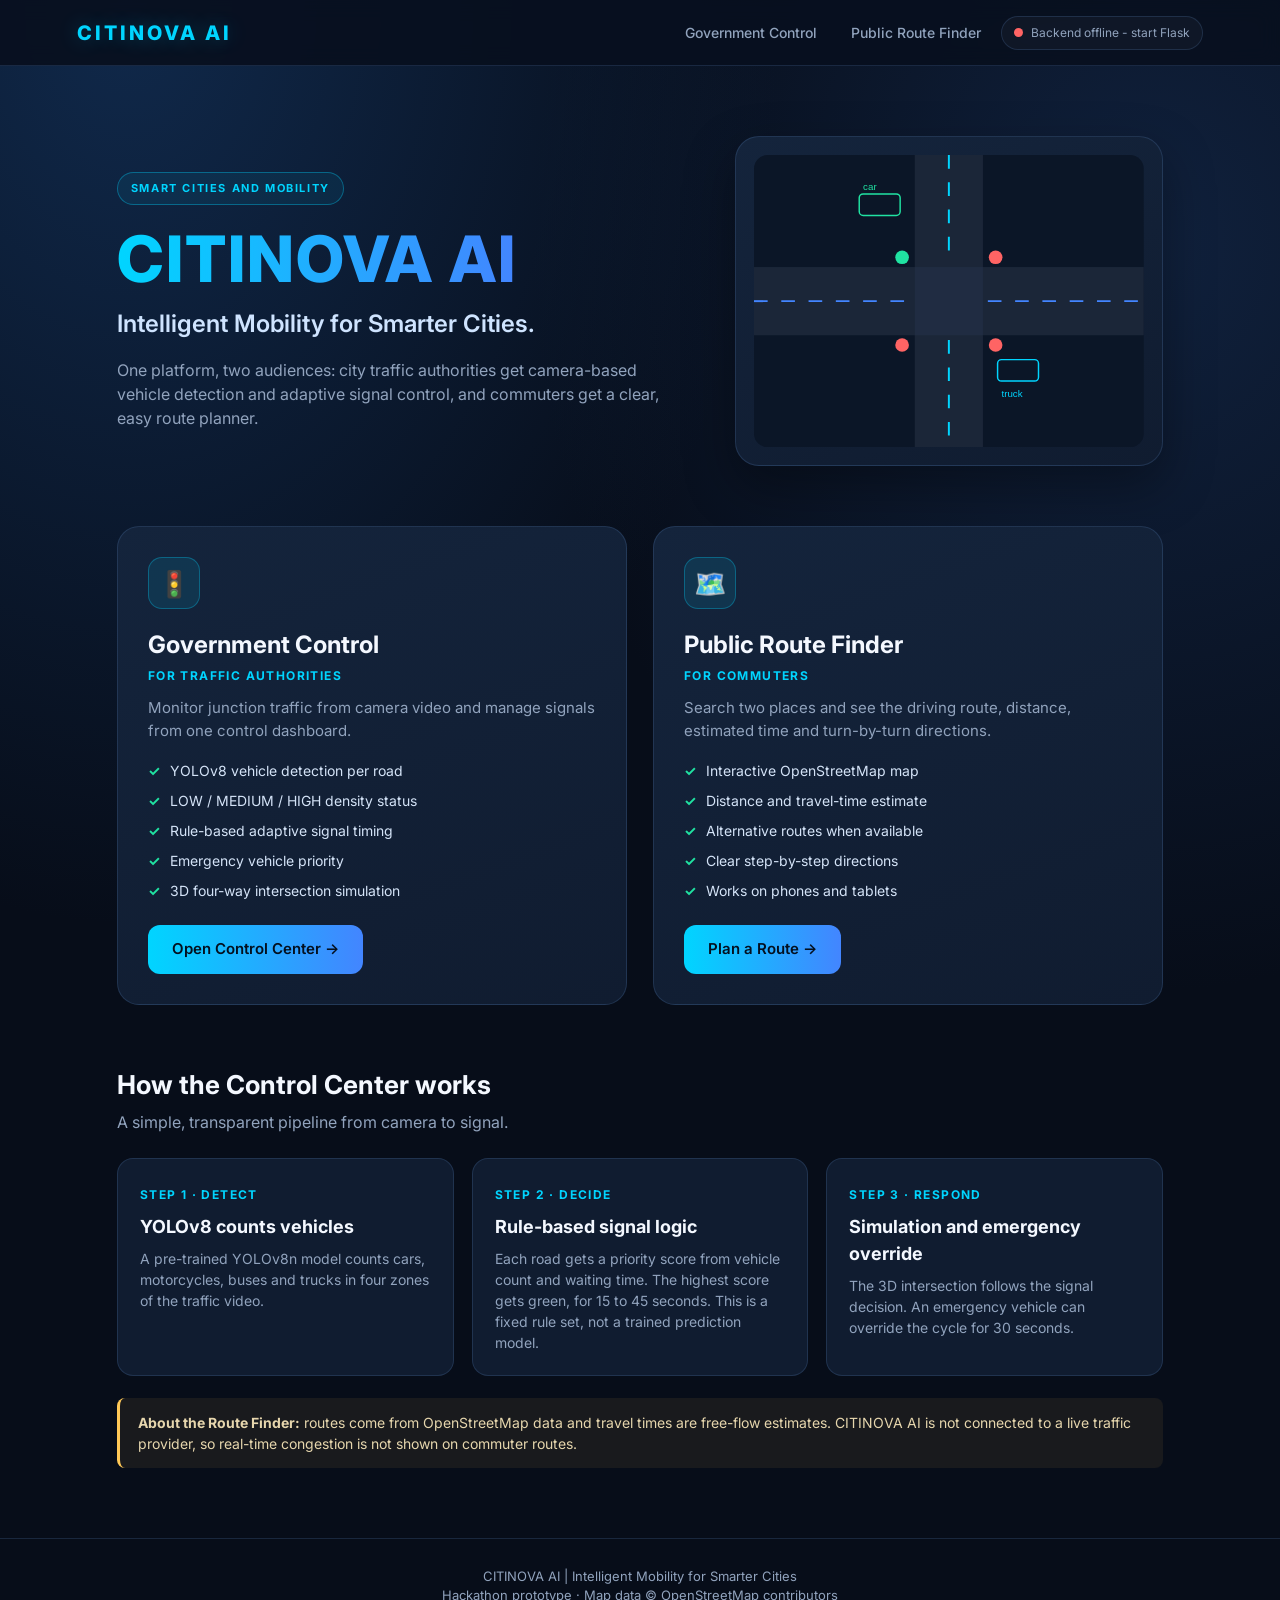
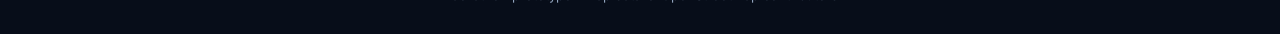
<file: home.html>
<!DOCTYPE html>
<html lang="en">

<head>
    <meta charset="UTF-8">
    <meta name="viewport" content="width=device-width, initial-scale=1.0">
    <title>CITINOVA AI | Intelligent Mobility for Smarter Cities</title>
    <link rel="stylesheet" href="portal.css">
</head>

<body>

    <nav class="topbar">
        <a class="brand" href="home.html">CITINOVA AI</a>

        <div class="nav-links">
            <a href="index.html">Government Control</a>
            <a href="route.html">Public Route Finder</a>
            <span class="status-chip" id="backend-status" title="Flask traffic backend">
                <span class="status-dot"></span>
                <span id="backend-status-text">Checking backend...</span>
            </span>
        </div>
    </nav>

    <header class="hero">
        <div>
            <span class="eyebrow">SMART CITIES AND MOBILITY</span>
            <h1><span>CITINOVA AI</span></h1>
            <p class="tagline">Intelligent Mobility for Smarter Cities.</p>
            <p class="lead">
                One platform, two audiences: city traffic authorities get
                camera-based vehicle detection and adaptive signal control,
                and commuters get a clear, easy route planner.
            </p>
        </div>

        <div class="hero-art" aria-hidden="true">
            <svg viewBox="0 0 400 300" xmlns="http://www.w3.org/2000/svg">
                <rect width="400" height="300" rx="14" fill="#0b1627" />
                <rect x="165" y="0" width="70" height="300" fill="#1b2638" />
                <rect x="0" y="115" width="400" height="70" fill="#1b2638" />
                <rect x="165" y="115" width="70" height="70" fill="#202c42" />
                <line x1="200" y1="0" x2="200" y2="110" stroke="#00d5ff" stroke-width="2" stroke-dasharray="14 14" class="dash-anim" />
                <line x1="200" y1="190" x2="200" y2="300" stroke="#00d5ff" stroke-width="2" stroke-dasharray="14 14" class="dash-anim" />
                <line x1="0" y1="150" x2="160" y2="150" stroke="#4385ff" stroke-width="2" stroke-dasharray="14 14" class="dash-anim" />
                <line x1="240" y1="150" x2="400" y2="150" stroke="#4385ff" stroke-width="2" stroke-dasharray="14 14" class="dash-anim" />
                <circle cx="152" cy="105" r="7" fill="#20e3a2" />
                <circle cx="248" cy="105" r="7" fill="#ff6464" />
                <circle cx="152" cy="195" r="7" fill="#ff6464" />
                <circle cx="248" cy="195" r="7" fill="#ff6464" />
                <rect x="108" y="40" width="42" height="22" rx="4" fill="none" stroke="#20e3a2" stroke-width="1.5" />
                <text x="112" y="36" font-size="10" fill="#20e3a2" font-family="sans-serif">car</text>
                <rect x="250" y="210" width="42" height="22" rx="4" fill="none" stroke="#00d5ff" stroke-width="1.5" />
                <text x="254" y="248" font-size="10" fill="#00d5ff" font-family="sans-serif">truck</text>
            </svg>
        </div>
    </header>

    <main>
        <section class="portals" aria-label="Choose a portal">

            <a class="portal-card" href="index.html">
                <div class="portal-icon" aria-hidden="true">🚦</div>
                <h2>Government Control</h2>
                <div class="portal-for">FOR TRAFFIC AUTHORITIES</div>
                <p>
                    Monitor junction traffic from camera video and manage
                    signals from one control dashboard.
                </p>
                <ul>
                    <li>YOLOv8 vehicle detection per road</li>
                    <li>LOW / MEDIUM / HIGH density status</li>
                    <li>Rule-based adaptive signal timing</li>
                    <li>Emergency vehicle priority</li>
                    <li>3D four-way intersection simulation</li>
                </ul>
                <span class="btn">Open Control Center →</span>
            </a>

            <a class="portal-card" href="route.html">
                <div class="portal-icon" aria-hidden="true">🗺️</div>
                <h2>Public Route Finder</h2>
                <div class="portal-for">FOR COMMUTERS</div>
                <p>
                    Search two places and see the driving route, distance,
                    estimated time and turn-by-turn directions.
                </p>
                <ul>
                    <li>Interactive OpenStreetMap map</li>
                    <li>Distance and travel-time estimate</li>
                    <li>Alternative routes when available</li>
                    <li>Clear step-by-step directions</li>
                    <li>Works on phones and tablets</li>
                </ul>
                <span class="btn">Plan a Route →</span>
            </a>

        </section>

        <section class="section">
            <h2 class="title">How the Control Center works</h2>
            <p class="sub">A simple, transparent pipeline from camera to signal.</p>

            <div class="steps">
                <div class="step">
                    <b>STEP 1 · DETECT</b>
                    <h3>YOLOv8 counts vehicles</h3>
                    <p>
                        A pre-trained YOLOv8n model counts cars, motorcycles,
                        buses and trucks in four zones of the traffic video.
                    </p>
                </div>
                <div class="step">
                    <b>STEP 2 · DECIDE</b>
                    <h3>Rule-based signal logic</h3>
                    <p>
                        Each road gets a priority score from vehicle count and
                        waiting time. The highest score gets green, for
                        15 to 45 seconds. This is a fixed rule set, not a
                        trained prediction model.
                    </p>
                </div>
                <div class="step">
                    <b>STEP 3 · RESPOND</b>
                    <h3>Simulation and emergency override</h3>
                    <p>
                        The 3D intersection follows the signal decision. An
                        emergency vehicle can override the cycle for 30 seconds.
                    </p>
                </div>
            </div>

            <div class="honesty">
                <strong>About the Route Finder:</strong> routes come from
                OpenStreetMap data and travel times are free-flow estimates.
                CITINOVA AI is not connected to a live traffic provider, so
                real-time congestion is not shown on commuter routes.
            </div>
        </section>
    </main>

    <footer class="site-footer">
        <p>CITINOVA AI | Intelligent Mobility for Smarter Cities</p>
        <p>Hackathon prototype · Map data © OpenStreetMap contributors</p>
    </footer>

    <script>
        // When this page is served by Flask (port 5000) use same-origin calls;
        // otherwise (file:// or another server) fall back to the Flask address.
        const API = location.port === "5000" ? "" : "http://127.0.0.1:5000";

        const chip = document.getElementById("backend-status");
        const chipText = document.getElementById("backend-status-text");

        async function checkBackend() {
            try {
                const controller = new AbortController();
                const timer = setTimeout(() => controller.abort(), 3000);
                const response = await fetch(`${API}/api/health`, { signal: controller.signal });
                clearTimeout(timer);

                if (!response.ok) throw new Error("bad status");

                chip.className = "status-chip online";
                chipText.textContent = "Traffic backend online";
            } catch (error) {
                chip.className = "status-chip offline";
                chipText.textContent = "Backend offline - start Flask";
            }
        }

        checkBackend();
        setInterval(checkBackend, 5000);
    </script>

</body>

</html>
</file>
<file: portal.css>
/* CITINOVA AI - shared styles for home.html and route.html
   (the Government Control dashboard keeps its own style.css) */

@import url('https://fonts.googleapis.com/css2?family=Inter:wght@400;500;600;700;800&display=swap');

:root {
    --bg: #070d19;
    --panel: #101c30;
    --panel-light: #14243c;
    --cyan: #00d5ff;
    --blue: #4385ff;
    --green: #20e3a2;
    --amber: #ffc857;
    --red: #ff6464;
    --text: #f4f8ff;
    --muted: #91a3bd;
    --border: rgba(104, 157, 220, 0.18);
    --radius: 16px;
}

* { margin: 0; padding: 0; box-sizing: border-box; }

html { scroll-behavior: smooth; }

body {
    font-family: 'Inter', system-ui, -apple-system, 'Segoe UI', sans-serif;
    background:
        radial-gradient(ellipse at 10% 0%, #10294b 0%, transparent 40%),
        radial-gradient(ellipse at 90% 15%, #10213d 0%, transparent 38%),
        var(--bg);
    color: var(--text);
    min-height: 100vh;
    line-height: 1.5;
}

a { color: inherit; text-decoration: none; }

:focus-visible {
    outline: 2px solid var(--cyan);
    outline-offset: 2px;
}

/* ---------- top navigation ---------- */

.topbar {
    position: sticky;
    top: 0;
    z-index: 1000;
    display: flex;
    align-items: center;
    justify-content: space-between;
    gap: 16px;
    padding: 14px 6%;
    background: rgba(8, 16, 31, 0.92);
    backdrop-filter: blur(10px);
    border-bottom: 1px solid var(--border);
}

.brand {
    font-weight: 800;
    letter-spacing: 3px;
    color: var(--cyan);
    font-size: 20px;
    text-shadow: 0 0 20px rgba(0, 213, 255, 0.3);
}

.nav-links {
    display: flex;
    align-items: center;
    gap: 6px;
    flex-wrap: wrap;
}

.nav-links a {
    padding: 8px 14px;
    border-radius: 999px;
    color: var(--muted);
    font-size: 14px;
    font-weight: 500;
    transition: color 0.2s, background 0.2s;
}

.nav-links a:hover,
.nav-links a.active {
    color: var(--text);
    background: rgba(0, 213, 255, 0.1);
}

.status-chip {
    display: inline-flex;
    align-items: center;
    gap: 8px;
    padding: 7px 12px;
    border: 1px solid var(--border);
    border-radius: 999px;
    font-size: 12px;
    color: var(--muted);
    background: rgba(255, 255, 255, 0.03);
}

.status-dot {
    width: 9px;
    height: 9px;
    border-radius: 50%;
    background: var(--amber);
}

.status-chip.online .status-dot {
    background: var(--green);
    box-shadow: 0 0 0 0 rgba(32, 227, 162, 0.6);
    animation: pulse 2s infinite;
}

.status-chip.offline .status-dot { background: var(--red); }

@keyframes pulse {
    70%  { box-shadow: 0 0 0 8px rgba(32, 227, 162, 0); }
    100% { box-shadow: 0 0 0 0 rgba(32, 227, 162, 0); }
}

/* ---------- homepage ---------- */

.hero {
    max-width: 1200px;
    margin: auto;
    padding: 70px 6% 30px;
    display: grid;
    grid-template-columns: 1.15fr 0.85fr;
    gap: 40px;
    align-items: center;
}

.eyebrow {
    display: inline-block;
    padding: 7px 13px;
    border: 1px solid rgba(0, 213, 255, 0.35);
    border-radius: 30px;
    color: var(--cyan);
    background: rgba(0, 213, 255, 0.07);
    font-size: 11px;
    letter-spacing: 1.6px;
    font-weight: 700;
}

.hero h1 {
    margin-top: 20px;
    font-size: clamp(38px, 6vw, 64px);
    font-weight: 800;
    letter-spacing: 2px;
    line-height: 1.05;
}

.hero h1 span {
    background: linear-gradient(90deg, var(--cyan), var(--blue));
    -webkit-background-clip: text;
    background-clip: text;
    color: transparent;
}

.tagline {
    margin-top: 14px;
    font-size: clamp(18px, 2.4vw, 24px);
    font-weight: 600;
    color: #cfe4ff;
}

.hero p.lead {
    margin-top: 16px;
    max-width: 560px;
    color: var(--muted);
    font-size: 16px;
}

.hero-art {
    background: linear-gradient(160deg, var(--panel-light), var(--panel));
    border: 1px solid var(--border);
    border-radius: 24px;
    padding: 18px;
    box-shadow: 0 20px 50px rgba(0, 0, 0, 0.35);
}

.hero-art svg { width: 100%; height: auto; display: block; }

.dash-anim { animation: dash 1.4s linear infinite; }

@keyframes dash { to { stroke-dashoffset: -28; } }

.portals {
    max-width: 1200px;
    margin: auto;
    padding: 30px 6% 20px;
    display: grid;
    grid-template-columns: repeat(2, 1fr);
    gap: 26px;
}

.portal-card {
    display: flex;
    flex-direction: column;
    padding: 30px;
    background: linear-gradient(160deg, var(--panel-light), var(--panel));
    border: 1px solid var(--border);
    border-radius: 22px;
    transition: transform 0.25s, border-color 0.25s, box-shadow 0.25s;
}

.portal-card:hover {
    transform: translateY(-4px);
    border-color: rgba(0, 213, 255, 0.5);
    box-shadow: 0 18px 40px rgba(0, 150, 255, 0.12);
}

.portal-icon {
    width: 52px;
    height: 52px;
    display: grid;
    place-items: center;
    border-radius: 14px;
    font-size: 26px;
    background: rgba(0, 213, 255, 0.1);
    border: 1px solid rgba(0, 213, 255, 0.3);
}

.portal-card h2 { margin-top: 18px; font-size: 24px; }

.portal-for {
    margin-top: 4px;
    color: var(--cyan);
    font-size: 12px;
    font-weight: 700;
    letter-spacing: 1.4px;
}

.portal-card p { margin-top: 12px; color: var(--muted); font-size: 15px; }

.portal-card ul {
    margin: 18px 0 24px;
    padding-left: 0;
    list-style: none;
    display: grid;
    gap: 9px;
    font-size: 14px;
    color: #d4e3f7;
}

.portal-card li::before {
    content: "✓";
    color: var(--green);
    font-weight: 700;
    margin-right: 10px;
}

.portal-card .btn { margin-top: auto; align-self: flex-start; }

.btn {
    display: inline-flex;
    align-items: center;
    justify-content: center;
    gap: 8px;
    padding: 13px 24px;
    border: none;
    border-radius: 12px;
    font: inherit;
    font-weight: 600;
    font-size: 15px;
    color: #04101f;
    background: linear-gradient(90deg, var(--cyan), var(--blue));
    cursor: pointer;
    transition: transform 0.2s, box-shadow 0.2s, opacity 0.2s;
}

.btn:hover { transform: translateY(-1px); box-shadow: 0 8px 22px rgba(0, 170, 255, 0.3); }
.btn:disabled { opacity: 0.55; cursor: wait; transform: none; box-shadow: none; }

.btn.secondary {
    color: var(--text);
    background: rgba(255, 255, 255, 0.06);
    border: 1px solid var(--border);
}

.section {
    max-width: 1200px;
    margin: auto;
    padding: 40px 6%;
}

.section h2.title { font-size: 26px; margin-bottom: 6px; }
.section p.sub { color: var(--muted); margin-bottom: 24px; }

.steps {
    display: grid;
    grid-template-columns: repeat(3, 1fr);
    gap: 18px;
}

.step {
    padding: 22px;
    background: var(--panel);
    border: 1px solid var(--border);
    border-radius: var(--radius);
}

.step b { color: var(--cyan); font-size: 12px; letter-spacing: 1.4px; }
.step h3 { margin: 8px 0; font-size: 18px; }
.step p { color: var(--muted); font-size: 14px; }

.honesty {
    margin-top: 22px;
    padding: 14px 18px;
    border-left: 3px solid var(--amber);
    background: rgba(255, 200, 87, 0.07);
    border-radius: 8px;
    color: #e6d6ad;
    font-size: 14px;
}

footer.site-footer {
    margin-top: 30px;
    padding: 28px 6%;
    text-align: center;
    color: var(--muted);
    font-size: 13px;
    border-top: 1px solid var(--border);
}

/* ---------- public route finder ---------- */

.finder {
    display: grid;
    grid-template-columns: 410px 1fr;
    height: calc(100vh - 62px);
    min-height: 560px;
}

.panel {
    overflow-y: auto;
    padding: 24px;
    background: rgba(10, 20, 38, 0.85);
    border-right: 1px solid var(--border);
}

.panel h1 { font-size: 24px; }
.panel .sub { margin: 6px 0 20px; color: var(--muted); font-size: 14px; }

.field-label {
    display: block;
    margin: 14px 0 6px;
    font-size: 12px;
    font-weight: 700;
    letter-spacing: 1.2px;
    color: var(--cyan);
}

.field { display: flex; gap: 8px; }

.field input {
    flex: 1;
    min-width: 0;
    padding: 13px 14px;
    font: inherit;
    font-size: 15px;
    color: var(--text);
    background: #0b1627;
    border: 1px solid var(--border);
    border-radius: 12px;
    transition: border-color 0.2s;
}

.field input:focus { outline: none; border-color: var(--cyan); }
.field input::placeholder { color: #5d7392; }

.icon-btn {
    padding: 0 14px;
    min-width: 46px;
    font: inherit;
    font-size: 16px;
    color: var(--text);
    background: var(--panel-light);
    border: 1px solid var(--border);
    border-radius: 12px;
    cursor: pointer;
    transition: border-color 0.2s, background 0.2s;
}

.icon-btn:hover { border-color: var(--cyan); background: #1a3050; }

.swap-row { display: flex; justify-content: center; margin-top: 10px; }

.swap-row .icon-btn { padding: 6px 16px; min-height: 34px; font-size: 14px; }

.suggestions {
    list-style: none;
    margin-top: 8px;
    max-height: 200px;
    overflow-y: auto;
    background: #0b1627;
    border: 1px solid var(--border);
    border-radius: 12px;
}

.suggestions button {
    display: block;
    width: 100%;
    padding: 11px 14px;
    text-align: left;
    font: inherit;
    font-size: 13px;
    color: var(--text);
    background: none;
    border: none;
    border-bottom: 1px solid var(--border);
    cursor: pointer;
}

.suggestions li:last-child button { border-bottom: none; }
.suggestions button:hover { background: rgba(0, 213, 255, 0.1); }

#find-btn { width: 100%; margin-top: 20px; padding: 15px; }

.message {
    margin-top: 14px;
    padding: 11px 14px;
    border-radius: 10px;
    font-size: 14px;
}

.message:empty { display: none; }
.message.info  { background: rgba(67, 133, 255, 0.12); color: #bcd3ff; }
.message.error { background: rgba(255, 100, 100, 0.12); color: #ffb4b4; }

.notice {
    margin-top: 16px;
    padding: 12px 14px;
    border-left: 3px solid var(--amber);
    background: rgba(255, 200, 87, 0.07);
    border-radius: 8px;
    color: #e6d6ad;
    font-size: 13px;
}

.results h2 {
    margin: 24px 0 10px;
    font-size: 13px;
    letter-spacing: 1.3px;
    color: var(--cyan);
}

.route-card {
    display: flex;
    justify-content: space-between;
    align-items: center;
    width: 100%;
    margin-bottom: 10px;
    padding: 14px 16px;
    text-align: left;
    font: inherit;
    color: var(--text);
    background: var(--panel);
    border: 1px solid var(--border);
    border-radius: 14px;
    cursor: pointer;
    transition: border-color 0.2s, background 0.2s;
}

.route-card:hover { border-color: rgba(0, 213, 255, 0.5); }

.route-card.selected {
    border-color: var(--cyan);
    background: rgba(0, 213, 255, 0.08);
}

.route-card .label { font-size: 13px; color: var(--muted); }
.route-card .time { font-size: 22px; font-weight: 700; }
.route-card .dist { font-size: 14px; color: #d4e3f7; text-align: right; }

.directions { list-style: none; counter-reset: step; }

.directions li {
    counter-increment: step;
    display: flex;
    gap: 12px;
    padding: 11px 0;
    border-bottom: 1px solid var(--border);
    font-size: 14px;
}

.directions li::before {
    content: counter(step);
    flex: none;
    width: 24px;
    height: 24px;
    display: grid;
    place-items: center;
    border-radius: 50%;
    font-size: 11px;
    font-weight: 700;
    color: var(--cyan);
    background: rgba(0, 213, 255, 0.1);
}

.directions .meta { margin-left: auto; padding-left: 10px; color: var(--muted); white-space: nowrap; font-size: 13px; }

.map-wrap { position: relative; }

#map { position: absolute; inset: 0; background: #0b1627; }

.attribution-note {
    margin-top: 22px;
    font-size: 12px;
    color: var(--muted);
}

/* ---------- responsive ---------- */

@media (max-width: 900px) {
    .hero { grid-template-columns: 1fr; padding-top: 40px; }
    .portals { grid-template-columns: 1fr; }
    .steps { grid-template-columns: 1fr; }

    .finder {
        grid-template-columns: 1fr;
        height: auto;
    }

    .panel { border-right: none; overflow: visible; }

    .map-wrap { height: 60vh; min-height: 380px; }
}

@media (max-width: 560px) {
    .topbar { padding: 10px 5%; flex-wrap: wrap; gap: 6px; }
    .brand { font-size: 16px; letter-spacing: 2px; white-space: nowrap; }
    .nav-links { width: 100%; gap: 2px; flex-wrap: nowrap; }
    .nav-links a { padding: 7px 10px; font-size: 12.5px; white-space: nowrap; }
    .status-chip { display: none; }
    .portal-card { padding: 22px; }
}

@media (prefers-reduced-motion: reduce) {
    * { animation: none !important; transition: none !important; }
}
</file>
